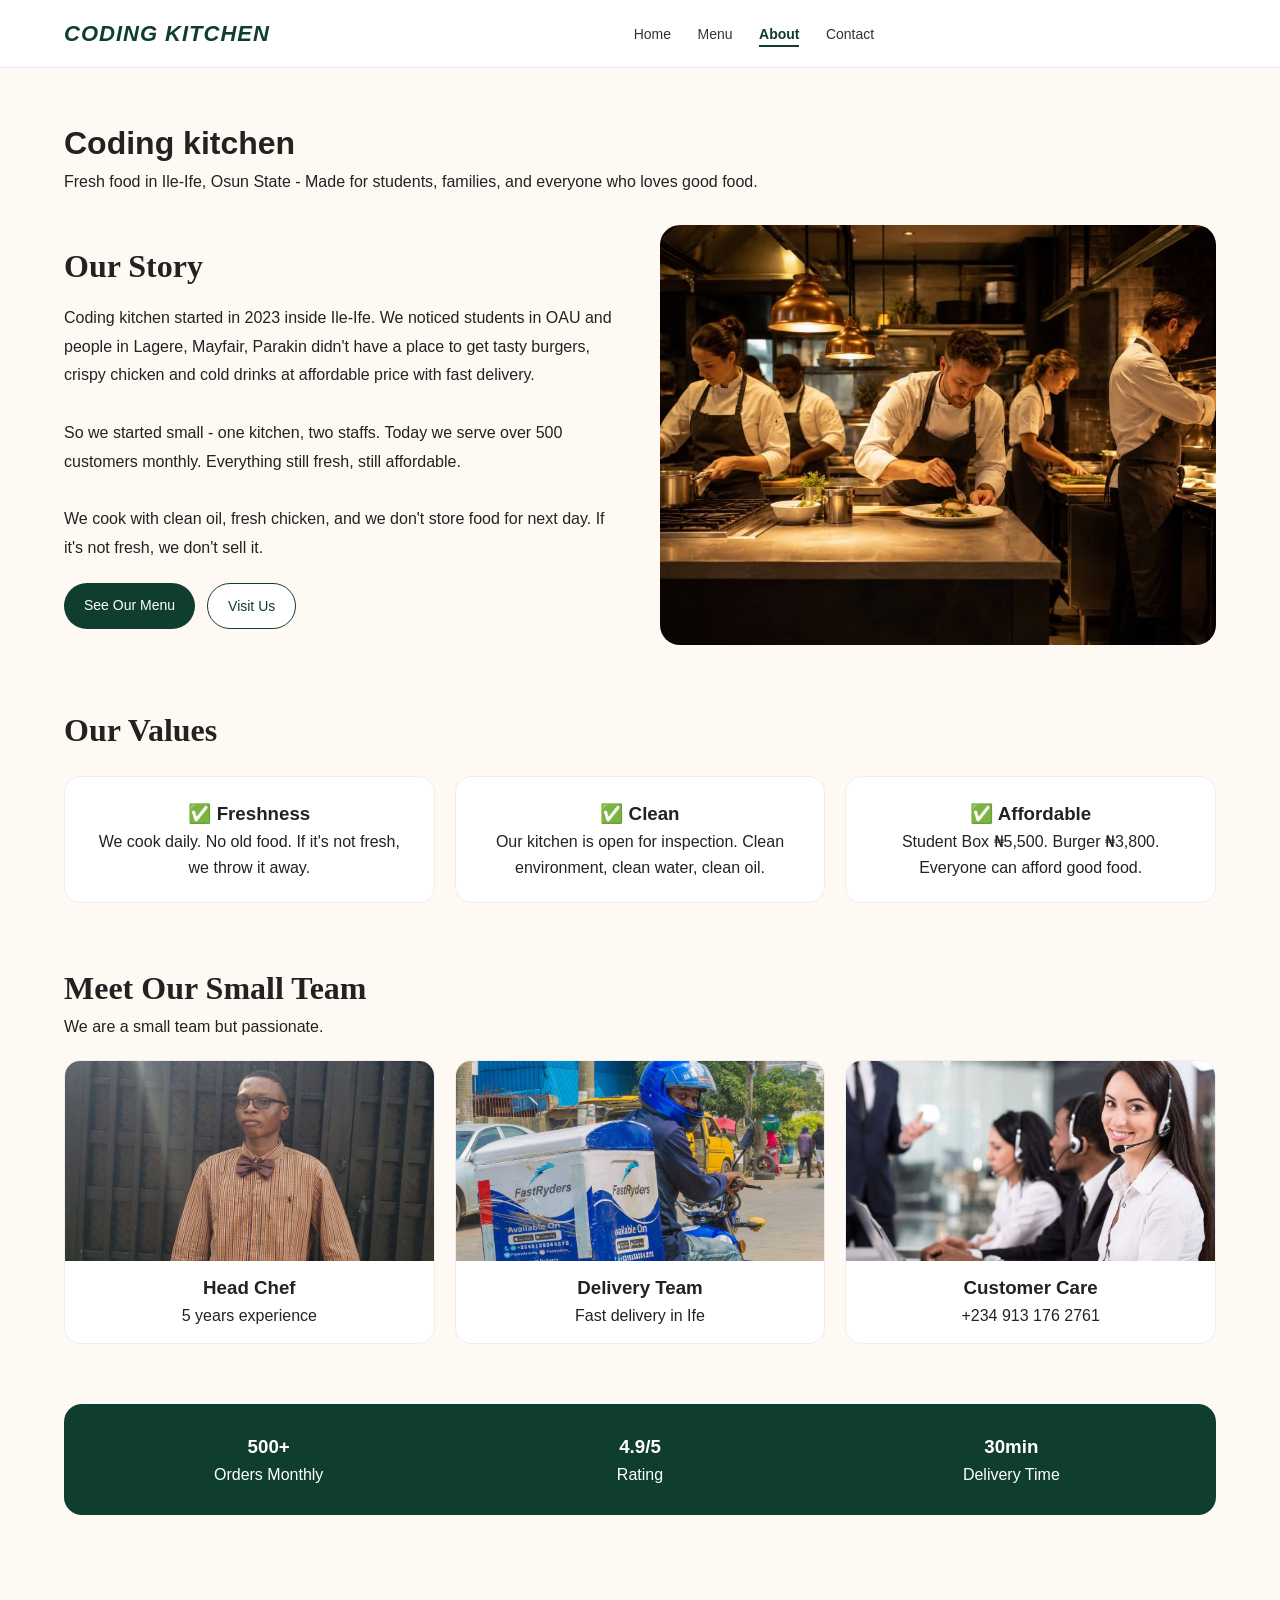
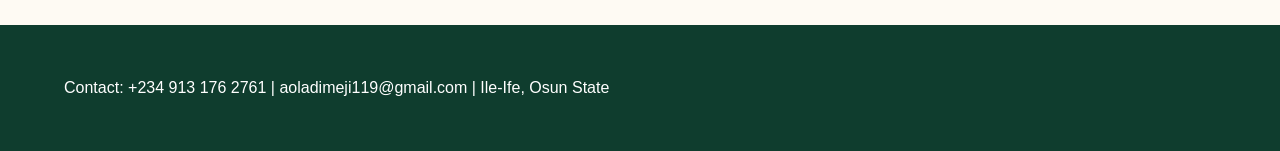
<file: about.html>
<!DOCTYPE html>
<html>
<head>
<meta charset="UTF-8">
<meta name="viewport" content="width=device-width, initial-scale=1.0">
<title>About - Coding kitchen</title>
<link rel="stylesheet" href="style.css">
</head>
<body>
<header>
  <div class="container navbar">
    <a href="index.html" class="logo"><em><I>CODING KITCHEN</I></em></a>
    <nav class="links">
      <a href="index.html">Home</a>
      <a href="menu.html">Menu</a>
      <a href="about.html" class="active">About</a>
      <a href="contact.html">Contact</a>
    </nav>
    <div class="nav-btns"><button class="hamburger">=</button></div>
  </div>
  <div class="mobile">
    <a href="index.html">Home</a><a href="menu.html">Menu</a><a href="about.html">About</a><a href="contact.html">Contact</a>
  </div>
</header>

<main class="container sec">
  <h1>Coding kitchen</h1>
  <p>Fresh food in Ile-Ife, Osun State - Made for students, families, and everyone who loves good food.</p>

  <div class="about-hero">
    <div>
      <h2>Our Story</h2>
      <p style="margin-top:12px; line-height:1.8;">Coding kitchen started in 2023 inside Ile-Ife. We noticed students in OAU and people in Lagere, Mayfair, Parakin didn't have a place to get tasty burgers, crispy chicken and cold drinks at affordable price with fast delivery.<br><br>So we started small - one kitchen, two staffs. Today we serve over 500 customers monthly. Everything still fresh, still affordable.<br><br>We cook with clean oil, fresh chicken, and we don't store food for next day. If it's not fresh, we don't sell it.</p>
      <div class="btn-row" style="margin-top:20px;">
        <a href="menu.html" class="btn green">See Our Menu</a>
        <a href="contact.html" class="btn white">Visit Us</a>
      </div>
    </div>
    <img src="assets/about.jpg" style="border-radius:20px; height:420px; object-fit:cover;">
  </div>

  <h2 style="margin-top:60px;">Our Values</h2>
  <div class="values">
    <div class="value-box"><h3>✅ Freshness</h3><p>We cook daily. No old food. If it's not fresh, we throw it away.</p></div>
    <div class="value-box"><h3>✅ Clean</h3><p>Our kitchen is open for inspection. Clean environment, clean water, clean oil.</p></div>
    <div class="value-box"><h3>✅ Affordable</h3><p>Student Box ₦5,500. Burger ₦3,800. Everyone can afford good food.</p></div>
  </div>

  <h2 style="margin-top:60px;">Meet Our Small Team</h2>
  <p>We are a small team but passionate.</p>
  <div class="team-grid">
    <div class="team"><img src="assets/IMG_0078.JPG"><h3 style="margin-top:12px;">Head Chef</h3><p>5 years experience</p></div>
    <div class="team"><img src="assets/delivery.jpg"><h3 style="margin-top:12px;">Delivery Team</h3><p>Fast delivery in Ife</p></div>
    <div class="team"><img src="assets/customercare.jpg"><h3 style="margin-top:12px;">Customer Care</h3><p>+234 913 176 2761</p></div>
  </div>

  <div class="stats" style="margin-top:60px;">
    <div><h3>500+</h3><p>Orders Monthly</p></div>
    <div><h3>4.9/5</h3><p>Rating</p></div>
    <div><h3>30min</h3><p>Delivery Time</p></div>
  </div>
</main>

<footer><div class="container"><p>Contact: +234 913 176 2761 | aoladimeji119@gmail.com | Ile-Ife, Osun State</p></div></footer>
<script src="script.js"></script>
</body>
</html>
</file>
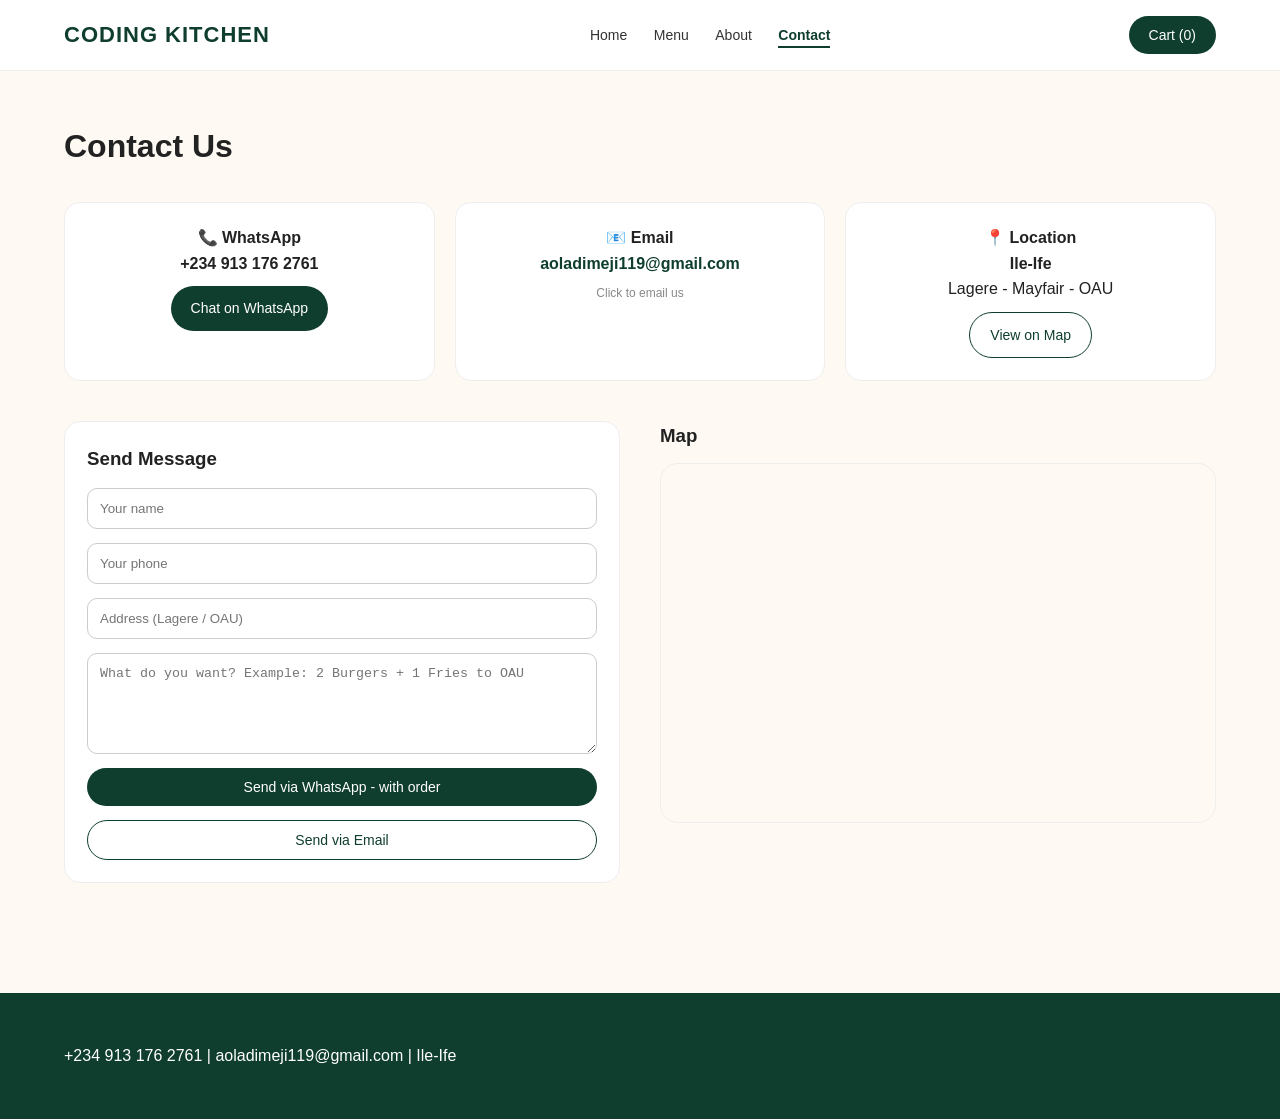
<file: contact.html>
<!DOCTYPE html>
<html>
<head>
<meta charset="UTF-8">
<meta name="viewport" content="width=device-width, initial-scale=1.0">
<title>Contact - coding kitchen</title>
<link rel="stylesheet" href="style.css">
</head>
<body>

<header>
  <div class="container navbar">
    <a href="index.html" class="logo">CODING KITCHEN</a>
    <nav class="links">
      <a href="index.html">Home</a>
      <a href="menu.html">Menu</a>
      <a href="about.html">About</a>
      <a href="contact.html" class="active">Contact</a>
    </nav>
    <div class="nav-btns">
      <button class="btn green cart-btn">Cart (<span class="count">0</span>)</button>
      <button class="hamburger">=</button>
    </div>
  </div>
  <div class="mobile">
    <a href="index.html">Home</a><a href="menu.html">Menu</a><a href="about.html">About</a><a href="contact.html">Contact</a>
  </div>
</header>

<div class="cart-box">
  <div class="cart-top">
    <h3>Your Order</h3>
    <button class="close-cart">✕</button>
  </div>
  <div class="cart-items"></div>
  <h4 class="cart-total">Total: ₦0</h4>
  <button class="btn green full" id="sendWa">Send Order on WhatsApp</button>
</div>

<main class="container sec">
  <h1>Contact Us</h1>

  <div class="contact-cards">
    <div class="contact-card">
      <h4>📞 WhatsApp</h4>
      <p style="font-weight:bold;">+234 913 176 2761</p>
      <a href="https://wa.me/2349131762761" class="btn green" style="display:inline-block; margin-top:10px;">Chat on WhatsApp</a>
    </div>
    <div class="contact-card">
      <h4>📧 Email</h4>
      <a href="mailto:aoladimeji119@gmail.com" style="font-weight:bold; color:#0f3d2e;">aoladimeji119@gmail.com</a>
      <p class="small" style="margin-top:8px;">Click to email us</p>
    </div>
    <div class="contact-card">
      <h4>📍 Location</h4>
      <p><b>Ile-Ife</b><br>Lagere - Mayfair - OAU</p>
      <a href="https://www.google.com/maps/search/?api=1&query=Lagere+Ile-Ife" target="_blank" class="btn white" style="display:inline-block; margin-top:10px;">View on Map</a>
    </div>
  </div>

  <div class="contact-wrap" style="margin-top:40px;">
    <div class="form">
      <h3>Send Message</h3>
      <input type="text" placeholder="Your name" id="cName">
      <input type="text" placeholder="Your phone" id="cPhone">
      <input type="text" placeholder="Address (Lagere / OAU)" id="cAddr">
      <textarea placeholder="What do you want? Example: 2 Burgers + 1 Fries to OAU" rows="5" id="cMsg"></textarea>
      
      <button class="btn green full" id="cBtnWa">Send via WhatsApp - with order</button>
      <button class="btn white full" id="cBtnEmail" style="border:1px solid #0f3d2e;">Send via Email</button>
    </div>

    <div>
      <h3>Map</h3>
      <div style="border-radius:18px; overflow:hidden; margin-top:12px; border:1px solid #eee;">
        <iframe src="https://www.google.com/maps?q=Lagere,Ile-Ife&z=15&output=embed" width="100%" height="350" style="border:0;"></iframe>
      </div>
    </div>
  </div>
</main>

<footer><div class="container"><p>+234 913 176 2761 | aoladimeji119@gmail.com | Ile-Ife</p></div></footer>

<script src="script.js"></script>
</body>
</html>
</file>
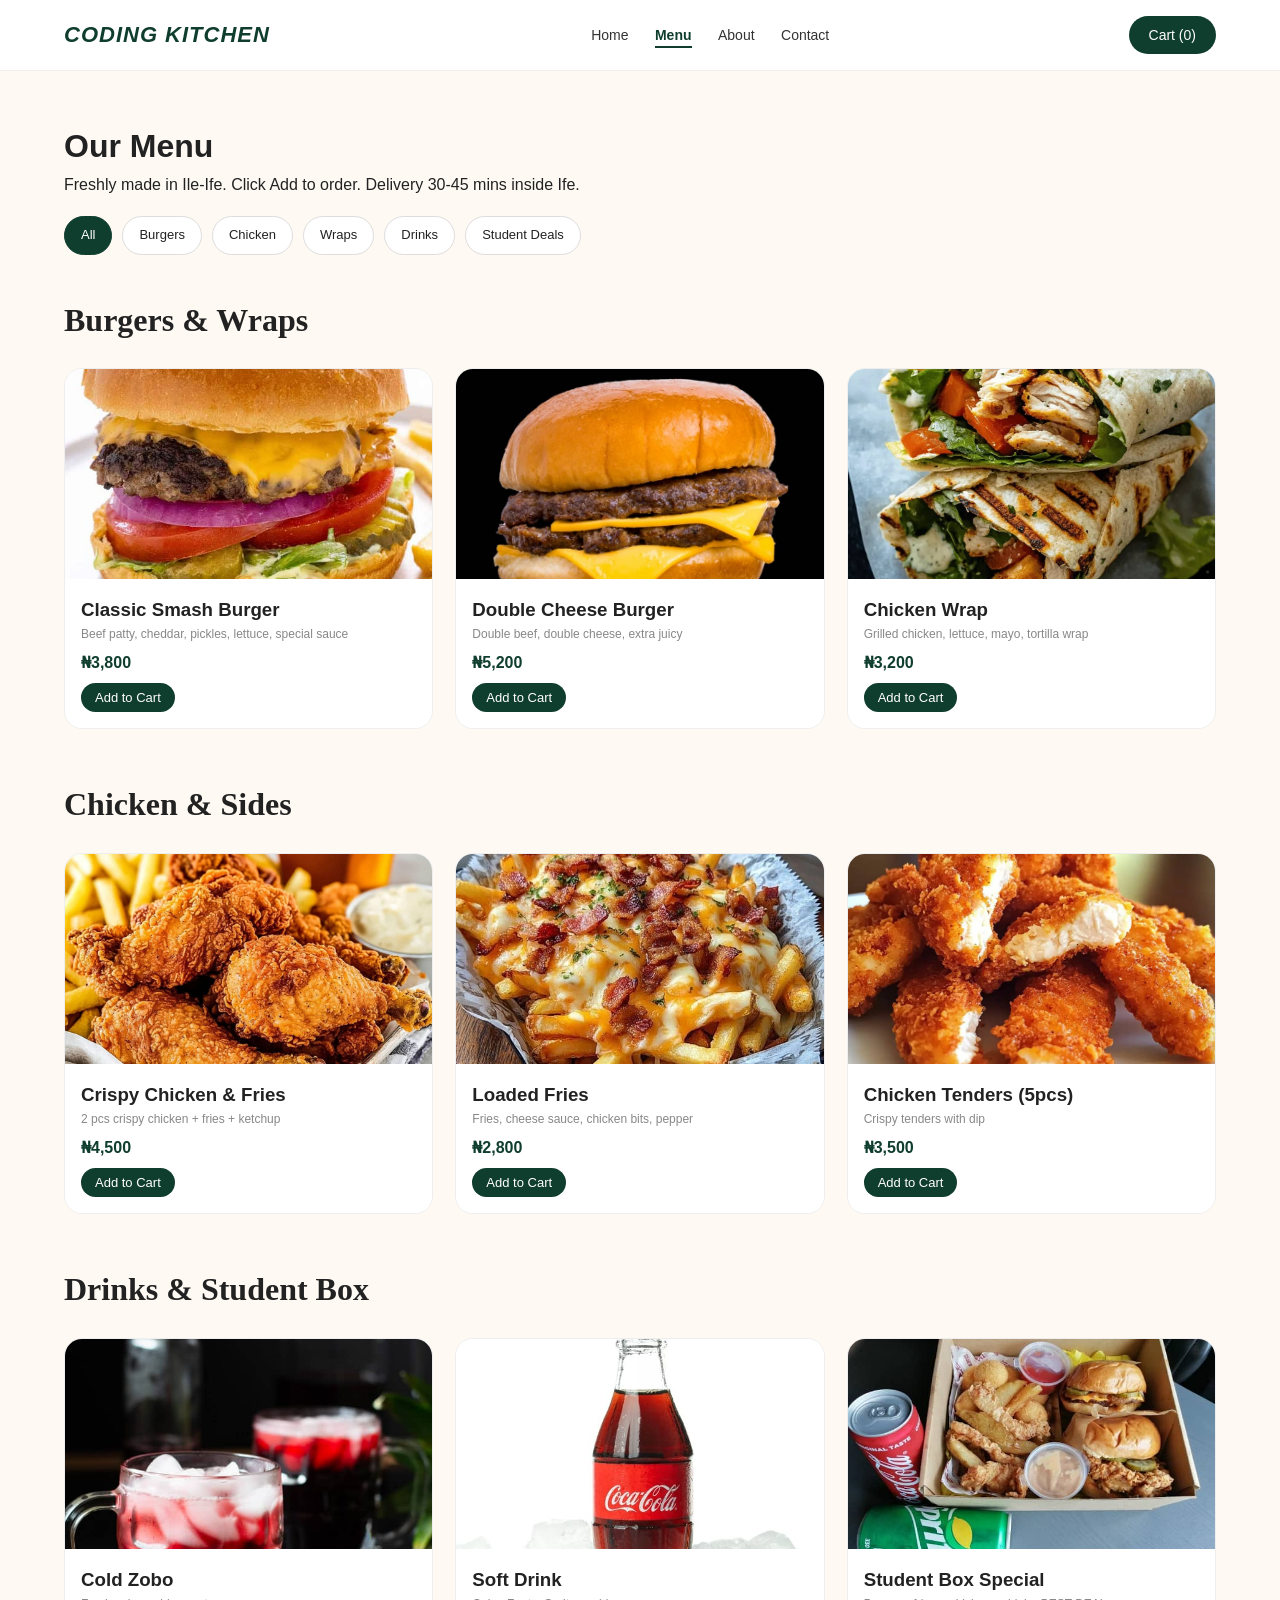
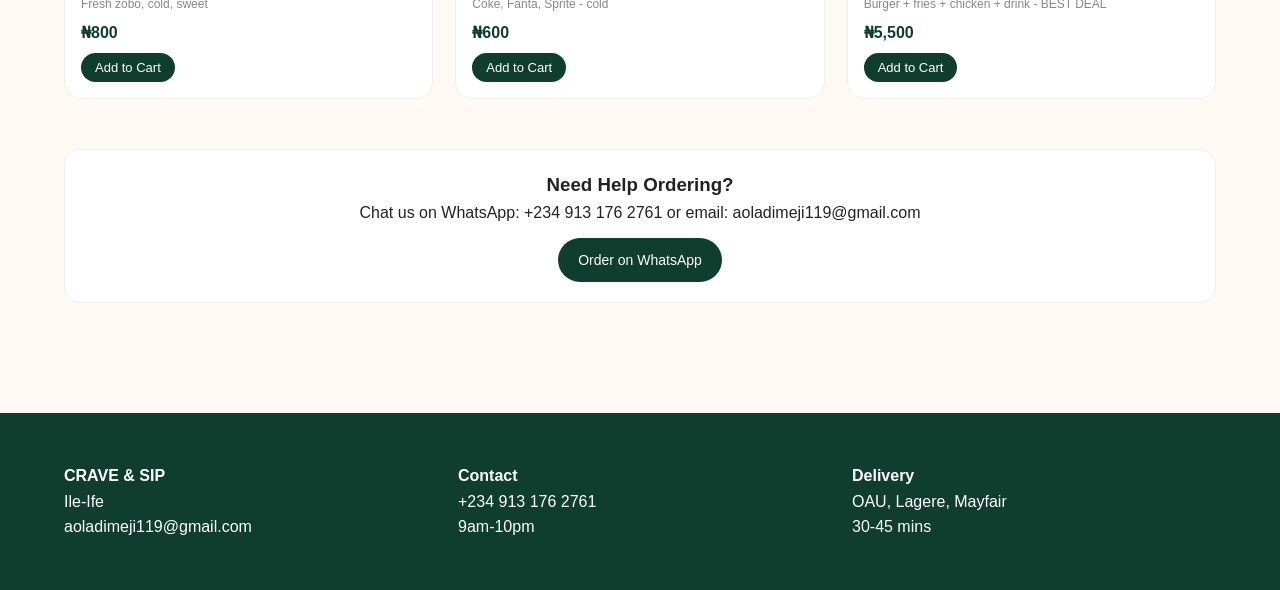
<file: menu.html>
<!DOCTYPE html>
<html>
<head>
<meta charset="UTF-8">
<meta name="viewport" content="width=device-width, initial-scale=1.0">
<title>Menu - coding kitchen</title>
<link rel="stylesheet" href="style.css">
</head>
<body>

<header>
  <div class="container navbar">
    <a href="index.html" class="logo"><em><I>CODING KITCHEN</I></em></a>
    <nav class="links">
      <a href="index.html">Home</a>
      <a href="menu.html" class="active">Menu</a>
      <a href="about.html">About</a>
      <a href="contact.html">Contact</a>
    </nav>
    <div class="nav-btns">
      <button class="btn green cart-btn">Cart (<span class="count">0</span>)</button>
      <button class="hamburger">=</button>
    </div>
  </div>
  <div class="mobile">
    <a href="index.html">Home</a>
    <a href="menu.html">Menu</a>
    <a href="about.html">About</a>
    <a href="contact.html">Contact</a>
  </div>
</header>

<div class="cart-box">
  <div class="cart-top">
    <h3>Your Order</h3>
    <button class="close-cart">✕</button>
  </div>
  <div class="cart-items"></div>
  <h4 class="cart-total">Total: ₦0</h4>
  <button class="btn green full" id="sendWa">Send Order on WhatsApp - 09131762761</button>
  <p class="small">Fast reply from +234 913 176 2761</p>
</div>

<main class="container sec">
  <h1>Our Menu</h1>
  <p>Freshly made in Ile-Ife. Click Add to order. Delivery 30-45 mins inside Ife.</p>

  <div class="menu-cat">
    <span class="active">All</span>
    <span>Burgers</span>
    <span>Chicken</span>
    <span>Wraps</span>
    <span>Drinks</span>
    <span>Student Deals</span>
  </div>

  <!-- burgers -->
  <h2 style="margin-top:40px;">Burgers & Wraps</h2>
  <div class="grid3">
    <div class="food">
      <img src="assets/classic1.jpg">
       <img src="assets/classic2.jpg">
      <div class="pad">
        <h3>Classic Smash Burger</h3>
        <p class="small">Beef patty, cheddar, pickles, lettuce, special sauce</p>
        <b>₦3,800</b>
        <button class="btn green small add">Add to Cart</button>
      </div>
    </div>
    <div class="food">
      <img src="assets/double1.jpg">
      <img src="assets/double2.jpg">
      <div class="pad">
        <h3>Double Cheese Burger</h3>
        <p class="small">Double beef, double cheese, extra juicy</p>
        <b>₦5,200</b>
        <button class="btn green small add">Add to Cart</button>
      </div>
    </div>
    
    <div class="food">
      <img src="assets/wrap1.jpg">
      <img src="assets/wrap2.jpg">
      <div class="pad">
        <h3>Chicken Wrap</h3>
        <p class="small">Grilled chicken, lettuce, mayo, tortilla wrap</p>
        <b>₦3,200</b>
        <button class="btn green small add">Add to Cart</button>
      </div>
    </div>
  </div>

  <!-- chicken -->
  <h2 style="margin-top:50px;">Chicken & Sides</h2>
  <div class="grid3">
    <div class="food">
      <img src="assets/chicken1.jpg">
      <img src="assets/chicken2.jpg">
      <div class="pad">
        <h3>Crispy Chicken & Fries</h3>
        <p class="small">2 pcs crispy chicken + fries + ketchup</p>
        <b>₦4,500</b>
        <button class="btn green small add">Add to Cart</button>
      </div>
    </div>
    <div class="food">
      <img src="assets/loaded1.jpg">
      <img src="assets/loaded2.jpg">
      <div class="pad">
        <h3>Loaded Fries</h3>
        <p class="small">Fries, cheese sauce, chicken bits, pepper</p>
        <b>₦2,800</b>
        <button class="btn green small add">Add to Cart</button>
      </div>
    </div>
    <div class="food">
      <img src="assets/tender1.jpg">
      <img src="assets/tender2.jpg">
      <div class="pad">
        <h3>Chicken Tenders (5pcs)</h3>
        <p class="small">Crispy tenders with dip</p>
        <b>₦3,500</b>
        <button class="btn green small add">Add to Cart</button>
      </div>
    </div>
  </div>

  <!-- drinks & student -->
  <h2 style="margin-top:50px;">Drinks & Student Box</h2>
  <div class="grid3">
    <div class="food">
      <img src="assets/zobo1.jpg">
      <img src="assets/zobo2.jpg">
      <div class="pad">
        <h3>Cold Zobo</h3>
        <p class="small">Fresh zobo, cold, sweet</p>
        <b>₦800</b>
        <button class="btn green small add">Add to Cart</button>
      </div>
    </div>
    <div class="food">
      <img src="assets/coke1.jpg">
      <img src="assets/coke2.jpg">
      <div class="pad">
        <h3>Soft Drink</h3>
        <p class="small">Coke, Fanta, Sprite - cold</p>
        <b>₦600</b>
        <button class="btn green small add">Add to Cart</button>
      </div>
    </div>
    <div class="food">
      <img src="assets/box1.jpg">
      <img src="assets/box2.jpg">
      <div class="pad">
        <h3>Student Box Special</h3>
        <p class="small">Burger + fries + chicken + drink - BEST DEAL</p>
        <b>₦5,500</b>
        <button class="btn green small add">Add to Cart</button>
      </div>
    </div>
  </div>

  <div class="why-card" style="margin-top:50px; text-align:center;">
    <h3>Need Help Ordering?</h3>
    <p>Chat us on WhatsApp: +234 913 176 2761 or email: aoladimeji119@gmail.com</p>
    <a href="https://wa.me/2349131762761" class="btn green" style="display:inline-block; margin-top:12px;">Order on WhatsApp</a>
  </div>
</main>

<footer>
  <div class="container foot">
    <div><h4>CRAVE & SIP</h4><p>Ile-Ife<br>aoladimeji119@gmail.com</p></div>
    <div><h4>Contact</h4><p>+234 913 176 2761<br>9am-10pm</p></div>
    <div><h4>Delivery</h4><p>OAU, Lagere, Mayfair<br>30-45 mins</p></div>
  </div>
</footer>

<script src="script.js"></script>
</body>
</html>
</file>
<file: style.css>
*{
  margin:0;
  padding:0;
  box-sizing:border-box;
}

body{
  font-family: 'Inter', Arial, sans-serif;
  background:#fefaf3;
  color:#222;
  line-height:1.6;
}

.container{
  width:90%;
  max-width:1200px;
  margin:0 auto;
}

a{
  text-decoration:none;
  color:inherit;
}

img{
  width:100%;
  display:block;
}

/* header -  */
header{
  background:#fff;
  position:sticky;
  width: 100%;
  top:0;
  z-index:99;
  border-bottom:1px solid #eee;
}

.navbar{
  display:flex;
  justify-content:space-between;
  align-items:center;
  padding:16px 0;
}

.logo{
  font-weight:900;
  font-size:22px;
  color:#0f3d2e;
  letter-spacing:1px;
}

.links a{
  margin-left:22px;
  color:#333;
  font-size:14px;
}

.links a.active{
  font-weight:700;
  color:#0f3d2e;
  border-bottom:2px solid #0f3d2e;
  padding-bottom:3px;
}

.nav-btns{
  display:flex;
  gap:12px;
  align-items:center;
}

.btn{
  padding:11px 20px;
  border-radius:24px;
  border:none;
  cursor:pointer;
  font-size:14px;
}

.btn.green{
  background:#0f3d2e;
  color:#fff;
}

.btn.white{
  background:#fff;
  border:1px solid #0f3d2e;
  color:#0f3d2e;
}

.btn.small{
  padding:7px 14px;
  font-size:13px;
  margin-top:8px;
}

.btn.full{
  width:100%;
}

.hamburger{
  display:none;
  font-size:24px;
  background:none;
  border:none;
  cursor:pointer;
}

.mobile{
  display:none;
  flex-direction:column;
  background:#fff;
  padding:18px;
  position:absolute;
  top:100%;
  left:0;
  width:100%;
  box-shadow:0 4px 12px rgba(0,0,0,0.08);
}

.mobile.show{
  display:flex;
}

.mobile a{
  padding:12px 0;
  border-bottom:1px solid #f2f2f2;
}

/* hero */
.hero{
  display:grid;
  grid-template-columns:1fr 1fr;
  gap:50px;
  padding:70px 0;
  align-items:center;
}

.top-text{
  font-size:11px;
  letter-spacing:2px;
  color:#0f3d2e;
  text-transform:uppercase;
  font-weight:700;
}

.hero h1{
  font-family: serif;
  font-size:52px;
  line-height:1;
  margin:16px 0;
  color:#111;
}

.hero-p{
  color:#666;
  margin-top:12px;
  max-width:420px;
}

.btn-row{
  display:flex;
  gap:12px;
  margin-top:22px;
}

.hero-img img{
  border-radius:24px;
  height:480px;
  object-fit:cover;
}

/* sections */
.sec{
  padding:50px 0;
}

.sec h2{
  font-family: serif;
  font-size:32px;
}

/* grids */
.grid4{
  display:grid;
  grid-template-columns:repeat(4, 1fr);
  gap:20px;
  margin-top:22px;
}

.grid3{
  display:grid;
  grid-template-columns:repeat(3, 1fr);
  gap:22px;
  margin-top:22px;
}

.card{
  background:#fff;
  border-radius:18px;
  overflow:hidden;
  border:1px solid #eee;
}

.card img{
  height:180px;
  object-fit:cover;
}

.card .txt{
  padding:14px;
}

.food{
  background:#fff;
  border-radius:18px;
  overflow:hidden;
  border:1px solid #eee;
}

.food img{
  height:210px;
  object-fit:cover;
}

.pad{
  padding:16px;
}

.pad b{
  display:block;
  margin-top:6px;
  color:#0f3d2e;
}

.small{
  font-size:12px;
  color:#888;
}

/* cart */
.cart-box{
  position:fixed;
  right:-400px;
  top:0;
  width:360px;
  height:100vh;
  background:#fff;
  padding:22px;
  transition:0.3s;
  z-index:200;
  box-shadow:-4px 0 20px rgba(0,0,0,0.1);
  overflow-y:auto;
}

.cart-box.open{
  right:0;
}

.cart-top{
  display:flex;
  justify-content:space-between;
  align-items:center;
  margin-bottom:18px;
}

.cart-total{
  margin-top:16px;
  font-weight:bold;
}

/* stats and why */
.stats{
  display:grid;
  grid-template-columns:repeat(3, 1fr);
  gap:18px;
  background:#0f3d2e;
  color:#fff;
  padding:28px;
  border-radius:18px;
  margin-top:30px;
  text-align:center;
}

.why-grid{
  display:grid;
  grid-template-columns:repeat(3, 1fr);
  gap:20px;
  margin-top:20px;
}

.why-card{
  background:#fff;
  padding:20px;
  border-radius:16px;
  border:1px solid #eee;
}

.testimonial-grid{
  display:grid;
  grid-template-columns:repeat(2, 1fr);
  gap:20px;
  margin-top:20px;
}

.testi{
  background:#fff;
  padding:20px;
  border-radius:16px;
  border-left:4px solid #0f3d2e;
}

/* about */
.about-hero{
  display:grid;
  grid-template-columns:1fr 1fr;
  gap:40px;
  margin-top:30px;
  align-items:center;
}

.values{
  display:grid;
  grid-template-columns:repeat(3, 1fr);
  gap:20px;
  margin-top:20px;
}

.value-box{
  background:#fff;
  padding:22px;
  border-radius:16px;
  border:1px solid #eee;
  text-align:center;
}

.team-grid{
  display:grid;
  grid-template-columns:repeat(3, 1fr);
  gap:20px;
  margin-top:20px;
}

.team{
  background:#fff;
  border-radius:16px;
  overflow:hidden;
  border:1px solid #eee;
  text-align:center;
  padding-bottom:14px;
}

.team img{
  height:200px;
  object-fit:cover;
}

/* contact -  */
.contact-cards{
  display:grid;
  grid-template-columns:repeat(3, 1fr);
  gap:20px;
  margin-top:30px;
}

.contact-card{
  background:#fff;
  padding:22px;
  border-radius:16px;
  border:1px solid #eee;
  text-align:center;
}

.contact-wrap{
  display:grid;
  grid-template-columns:1fr 1fr;
  gap:40px;
  margin-top:40px;
}

.contact-left h3{
  margin-bottom:8px;
}

.contact-phone{
  font-weight:bold;
  font-size:18px;
  margin-bottom:16px;
}

.contact-btn{
  display:inline-block;
  margin-bottom:28px;
}

.mt{
  margin-top:20px;
}

.form{
  background:#fff;
  padding:22px;
  border-radius:16px;
  border:1px solid #eee;
  display:flex;
  flex-direction:column;
  gap:14px;
}

.form input,
.form textarea{
  padding:12px;
  border:1px solid #ccc;
  border-radius:10px;
  width:100%;
}

.map-box{
  background:#e8f5e9;
  padding:24px;
  border-radius:16px;
  margin-top:24px;
  text-align:center;
}

/* menu page extra */
.menu-cat{
  display:flex;
  gap:10px;
  margin-top:18px;
  flex-wrap:wrap;
}

.menu-cat span{
  background:#fff;
  border:1px solid #ddd;
  padding:8px 16px;
  border-radius:20px;
  font-size:13px;
  cursor:pointer;
}

.menu-cat span.active{
  background:#0f3d2e;
  color:#fff;
  border-color:#0f3d2e;
}

/* footer */
footer{
  background:#0f3d2e;
  color:#fff;
  padding:50px 0;
  margin-top:60px;
}

.foot{
  display:grid;
  grid-template-columns:repeat(3, 1fr);
  gap:30px;
}
/* hovery */
.card, .food, .why-card, .contact-card, .hero-img .value-box{
  transition: 0.3s;
}

.card:hover, .food:hover, .why-card:hover, .hero-img:hover, .value-box:hover{
  transform: translateY(-8px);
  box-shadow: 0 12px 24px rgba(0,0,0,0.12);
  border-color: #0f3d2e;
}
.food img, .hero-img .card img{
  transition: 0.3s ease;
}
.food:hover img, .hero-img:hover .card:hover img {
  transform: scale(1.05);
}
/* button hover */
.btn:hover{
  opacity: 0.85;
  transform: scale(1.02);
}
.btn.green:hover{
  background: #123d2e;
}

/* === IMAGE CHANGE ON HOVER - MEAL SWAP === */
.food{
  position: relative;
  overflow: hidden;
}

.food img{
  position: absolute;
  top: 0;
  left: 0;
  width: 100%;
  height: 210px;
  object-fit: cover;
  transition: 0.5s ease;
}

.food img:nth-child(2){
  opacity: 0;
}

.food:hover img:nth-child(1){
  opacity: 0;
  transform: scale(1.1);
}

.food:hover img:nth-child(2){
  opacity: 1;
  transform: scale(1.05);
}
.food{
  position: relative;
  overflow: hidden;
}
.food img{
  position: absolute;
  top: 0;
  left: 0;
  width: 100%;
  height: 210px;
  object-fit: cover;
  transition: 0.5s ease;
}
.food img:nth-child(2){ opacity: 0; }
.food:hover img:nth-child(1){ opacity: 0; transform: scale(1.1); }
.food:hover img:nth-child(2){ opacity: 1; transform: scale(1.05); }
.food .pad{
  margin-top: 210px;
  position: relative;
  background: #fff;
  z-index: 2;
}
.contact-card a{
  cursor: pointer;
  position: relative;
  z-index: 10;
}

/* responsiveness*/
@media (max-width: 768px){
  .links{
    display:none;
  }
  .hamburger{
    display:block;
  }
  .hero{
    grid-template-columns:1fr;
    padding:40px 0;
  }
  .hero h1{
    font-size:36px;
  }
  .hero-img img{
    height:320px;
  }
  .grid4{
    grid-template-columns:1fr 1fr;
  }
  .grid3{
    grid-template-columns:1fr;
  }
  .stats{
    grid-template-columns:1fr;
  }
  .why-grid{
    grid-template-columns:1fr;
  }
  .testimonial-grid{
    grid-template-columns:1fr;
  }
  .about-hero{
    grid-template-columns:1fr;
  }
  .values{
    grid-template-columns:1fr;
  }
  .team-grid{
    grid-template-columns:1fr;
  }
  .contact-cards{
    grid-template-columns:1fr;
  }
  .contact-wrap{
    grid-template-columns:1fr;
  }
  .foot{
    grid-template-columns:1fr;
  }
  .cart-box{
    width:100%;
    right:-100%;
  }
  .cart-box.open{
    right:0;
  }
}

@media (max-width: 480px){
  .grid4{
    grid-template-columns:1fr;
  }
  .btn-row{
    flex-direction:column;
  }
}
/* Fix cart for phone */
@media (max-width: 768px) {
  .cart-modal, #cartModal {
    width: 90% !important;
    max-width: 350px !important;
    height: 80vh !important;
    top: 10% !important;
    right: 5% !important;
    left: auto !important;
    border-radius: 15px !important;
  }
}
</file>
